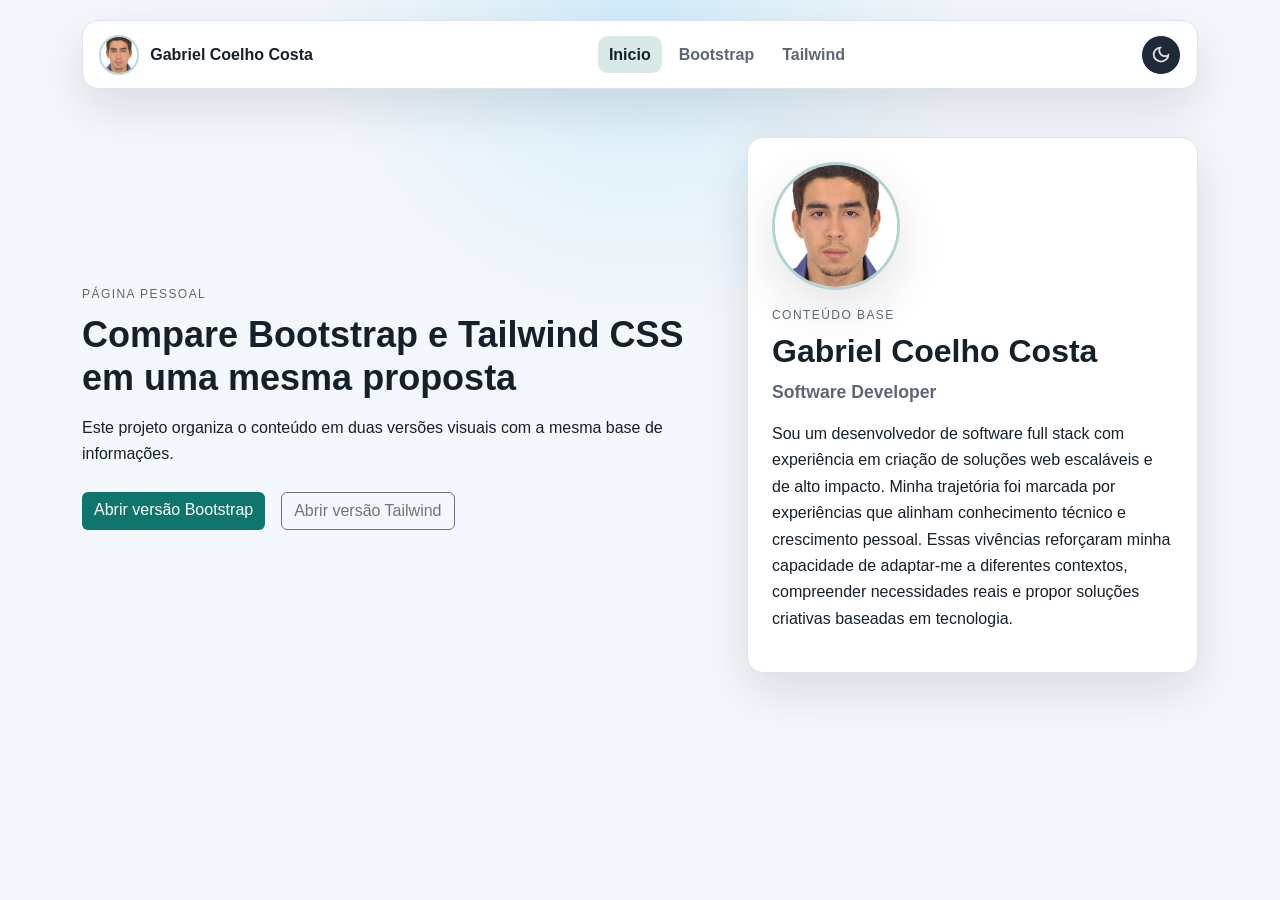
<file: src/index.html>
<!doctype html>
<html lang="pt-BR">
  <head>
    <meta charset="UTF-8" />
    <meta name="viewport" content="width=device-width, initial-scale=1.0" />
    <title>Personal Profile | Gabriel Coelho Costa</title>
    <link
      rel="stylesheet"
      href="https://cdn.jsdelivr.net/npm/bootstrap@5.3.3/dist/css/bootstrap.min.css"
    />
    <link rel="stylesheet" href="css/styles.css" />
    <script defer src="js/profile-data.js"></script>
    <script defer src="js/app.js"></script>
  </head>
  <body>
    <header class="container profile-header">
      <nav class="profile-navbar card-elevated">
        <div class="profile-navbar-start">
          <img
            class="avatar-navbar"
            src="assets/eu.jpg"
            alt="Foto de Gabriel Coelho"
          />
          <a class="profile-navbar-brand" href="index.html"
            >Gabriel Coelho Costa</a
          >
        </div>
        <div class="profile-navbar-links">
          <a class="profile-nav-link active" href="index.html">Inicio</a>
          <a class="profile-nav-link" href="bootstrap.html">Bootstrap</a>
          <a class="profile-nav-link" href="tailwind.html">Tailwind</a>
        </div>
        <button
          class="theme-toggle"
          type="button"
          data-theme-toggle
          aria-label="Ativar tema escuro"
          title="Ativar tema escuro"
        >
          <img
            class="theme-toggle-icon"
            data-theme-icon
            src="assets/dark-mode.svg"
            alt=""
          />
          <span class="sr-only-custom" data-theme-toggle-label
            >Ativar tema escuro</span
          >
        </button>
      </nav>
    </header>

    <main class="container py-5">
      <section class="row justify-content-center align-items-center g-4">
        <div class="col-12 col-lg-7">
          <span class="section-label">Página pessoal</span>
          <h1 class="profile-main-title mt-2">
            Compare Bootstrap e Tailwind CSS em uma mesma proposta
          </h1>
          <p class="profile-body mt-3">
            Este projeto organiza o conteúdo em duas versões visuais com a mesma
            base de informações.
          </p>
          <div class="d-flex flex-wrap gap-3 mt-4">
            <a class="btn btn-primary btn-primary-custom" href="bootstrap.html"
              >Abrir versão Bootstrap</a
            >
            <a class="btn btn-outline-secondary" href="tailwind.html"
              >Abrir versão Tailwind</a
            >
          </div>
        </div>
        <div class="col-12 col-lg-5">
          <article class="card card-elevated p-4 rounded-4">
            <img
              class="avatar-profile"
              src="assets/eu.jpg"
              alt="Foto de Gabriel Coelho"
            />
            <p class="section-label mb-2">Conteúdo base</p>
            <h2 class="profile-name mb-2" data-profile-name></h2>
            <p class="profile-role mb-3" data-profile-title></p>
            <p class="profile-body" data-profile-description></p>
          </article>
        </div>
      </section>
    </main>
  </body>
</html>
</file>
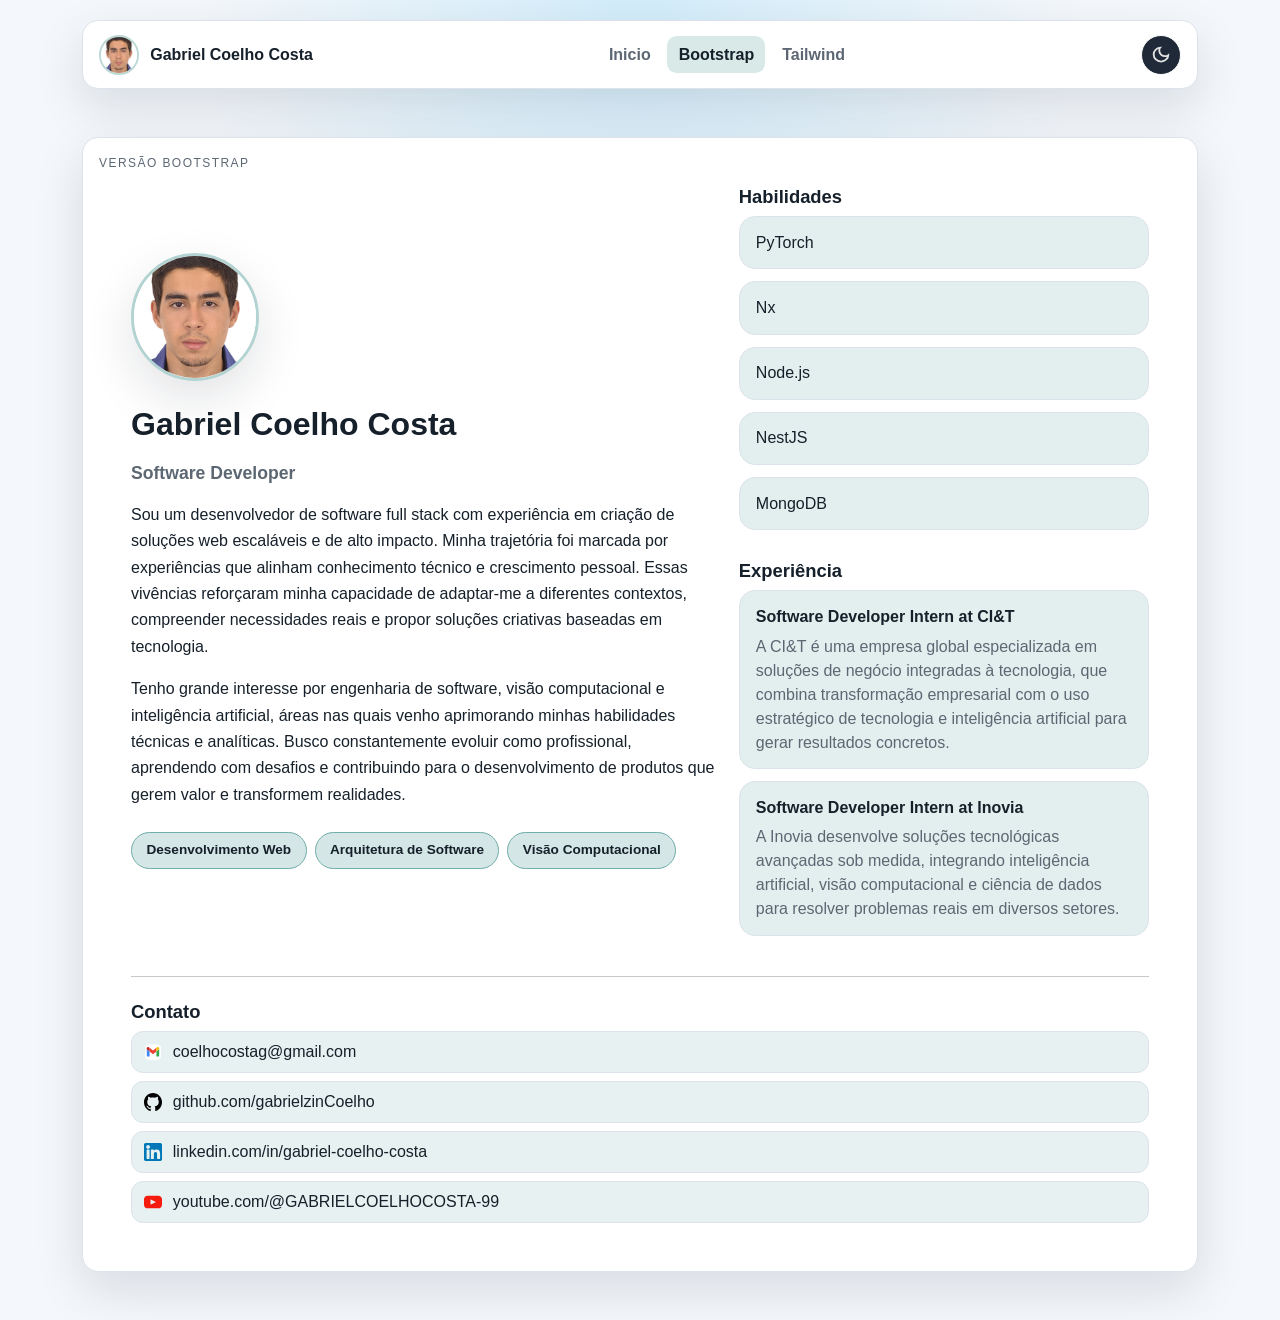
<file: src/bootstrap.html>
<!doctype html>
<html lang="pt-BR">
  <head>
    <meta charset="UTF-8" />
    <meta name="viewport" content="width=device-width, initial-scale=1.0" />
    <title>Personal Profile | Bootstrap</title>
    <link
      rel="stylesheet"
      href="https://cdn.jsdelivr.net/npm/bootstrap@5.3.3/dist/css/bootstrap.min.css"
    />
    <link rel="stylesheet" href="css/styles.css" />
    <script defer src="js/profile-data.js"></script>
    <script defer src="js/app.js"></script>
  </head>
  <body>
    <header class="container profile-header">
      <nav class="profile-navbar card-elevated">
        <div class="profile-navbar-start">
          <img
            class="avatar-navbar"
            src="assets/eu.jpg"
            alt="Foto de Gabriel Coelho"
          />
          <a class="profile-navbar-brand" href="index.html"
            >Gabriel Coelho Costa</a
          >
        </div>
        <div class="profile-navbar-links">
          <a class="profile-nav-link" href="index.html">Inicio</a>
          <a class="profile-nav-link active" href="bootstrap.html">Bootstrap</a>
          <a class="profile-nav-link" href="tailwind.html">Tailwind</a>
        </div>
        <button
          class="theme-toggle"
          type="button"
          data-theme-toggle
          aria-label="Ativar tema escuro"
          title="Ativar tema escuro"
        >
          <img
            class="theme-toggle-icon"
            data-theme-icon
            src="assets/dark-mode.svg"
            alt=""
          />
          <span class="sr-only-custom" data-theme-toggle-label
            >Ativar tema escuro</span
          >
        </button>
      </nav>
    </header>

    <main class="container py-4 py-lg-5">
      <section
        class="card card-elevated rounded-4 p-4 p-lg-5 profile-section-card"
      >
        <span class="section-label section-label-floating"
          >Versão Bootstrap</span
        >
        <div class="row g-4 align-items-center">
          <div class="col-12 col-lg-7">
            <img
              class="avatar-profile"
              src="assets/eu.jpg"
              alt="Foto de Gabriel Coelho"
            />
            <h1 class="profile-name mt-2" data-profile-name></h1>
            <p class="profile-role mt-3" data-profile-title></p>
            <p class="profile-body" data-profile-description></p>
            <p class="profile-body" data-profile-about></p>
            <ul
              class="profile-tags d-flex flex-wrap gap-2 mt-4 p-0"
              data-profile-tags
            ></ul>
          </div>
          <div class="col-12 col-lg-5">
            <div class="card border-0 bg-transparent">
              <div class="card-body p-0">
                <h2 class="profile-section-title">Habilidades</h2>
                <ul
                  class="list-unstyled p-0 mb-4 profile-skills-scroll"
                  data-profile-skills
                ></ul>

                <h2 class="profile-section-title">Experiência</h2>
                <ul class="list-unstyled p-0" data-profile-experience></ul>
              </div>
            </div>
          </div>
        </div>

        <hr class="my-4" />

        <section>
          <h2 class="profile-section-title">Contato</h2>
          <div class="d-flex flex-column gap-2" data-profile-contacts></div>
        </section>
      </section>
    </main>
  </body>
</html>
</file>
<file: src/css/styles.css>
:root {
  --font-family-base: "Nunito Sans", "Segoe UI", sans-serif;
  --font-size-main-title: 2.25rem;
  --font-size-name: 2rem;
  --font-size-role: 1.1rem;
  --font-size-section: 1.15rem;
  --font-size-body: 1rem;
  --bg: #f4f7fb;
  --surface: #ffffff;
  --text: #16202a;
  --muted: #5c6773;
  --primary: #0f766e;
  --primary-contrast: #ffffff;
  --border: #dce3ea;
  --shadow: 0 18px 50px rgba(15, 23, 42, 0.12);
}

:root[data-theme="dark"] {
  --bg: #0f172a;
  --surface: #111827;
  --text: #e5eef7;
  --muted: #94a3b8;
  --primary: #38bdf8;
  --primary-contrast: #08111f;
  --border: #243244;
  --shadow: 0 18px 50px rgba(0, 0, 0, 0.35);
}

html,
body {
  min-height: 100%;
}

body {
  background:
    radial-gradient(circle at top, rgba(56, 189, 248, 0.18), transparent 30%),
    var(--bg);
  color: var(--text);
  font-family: var(--font-family-base);
  font-size: var(--font-size-body);
}

.profile-main-title,
.profile-name,
.profile-role,
.profile-body,
.profile-section-title,
.profile-navbar-brand,
.profile-nav-link,
.profile-list-item,
.profile-tag-item,
.profile-contact-link,
.section-label {
  font-family: var(--font-family-base);
}

.profile-main-title {
  font-size: var(--font-size-main-title);
  font-weight: 800;
  line-height: 1.2;
  color: var(--text);
}

.profile-name {
  font-size: var(--font-size-name);
  font-weight: 800;
  line-height: 1.2;
  color: var(--text);
}

.profile-role {
  font-size: var(--font-size-role);
  font-weight: 600;
  color: var(--muted);
}

.profile-body {
  font-size: var(--font-size-body);
  line-height: 1.65;
  color: var(--text);
}

.profile-section-title {
  font-size: var(--font-size-section);
  font-weight: 700;
  color: var(--text);
}

.profile-header {
  padding-top: 1.25rem;
}

.profile-navbar {
  display: flex;
  align-items: center;
  justify-content: space-between;
  gap: 1rem;
  padding: 0.85rem 1rem;
  border-radius: 1rem;
}

.profile-navbar-start {
  display: flex;
  align-items: center;
  gap: 0.7rem;
}

.profile-navbar-brand {
  color: var(--text);
  font-weight: 700;
  text-decoration: none;
}

.avatar-navbar {
  width: 2.5rem;
  height: 2.5rem;
  border-radius: 999px;
  object-fit: cover;
  border: 2px solid color-mix(in srgb, var(--surface) 72%, var(--primary) 28%);
}

.avatar-profile {
  width: 8rem;
  height: 8rem;
  border-radius: 999px;
  object-fit: cover;
  border: 3px solid color-mix(in srgb, var(--surface) 68%, var(--primary) 32%);
  box-shadow: var(--shadow);
  margin-bottom: 1rem;
}

.profile-navbar-links {
  display: flex;
  align-items: center;
  gap: 0.35rem;
  flex-wrap: wrap;
}

.profile-nav-link {
  color: var(--muted);
  text-decoration: none;
  padding: 0.4rem 0.7rem;
  border-radius: 0.6rem;
  font-weight: 600;
}

.profile-nav-link:hover,
.profile-nav-link.active {
  background: color-mix(in srgb, var(--surface) 84%, var(--primary) 16%);
  color: var(--text);
  opacity: 1;
}

.theme-toggle {
  display: inline-flex;
  align-items: center;
  justify-content: center;
  width: 2.5rem;
  height: 2.5rem;
  border-radius: 999px;
  border: 1px solid color-mix(in srgb, var(--surface) 15%, #ffffff 85%);
  background: #1f2937;
  cursor: pointer;
}

.theme-toggle:hover {
  filter: brightness(1.08);
}

.theme-toggle-icon {
  width: 1.35rem;
  height: 1.35rem;
  display: block;
}

.sr-only-custom {
  position: absolute;
  width: 1px;
  height: 1px;
  padding: 0;
  margin: -1px;
  overflow: hidden;
  clip: rect(0, 0, 0, 0);
  white-space: nowrap;
  border: 0;
}

.card-elevated {
  background: var(--surface);
  border: 1px solid var(--border);
  box-shadow: var(--shadow);
}

.hero-accent {
  color: var(--primary);
}

.text-muted-custom {
  color: var(--muted);
}

.btn-primary-custom {
  background: var(--primary);
  color: var(--primary-contrast);
  border: 0;
}

.btn-primary-custom:hover {
  filter: brightness(0.95);
  color: var(--primary-contrast);
}

.section-label {
  letter-spacing: 0.12em;
  text-transform: uppercase;
  font-size: 0.75rem;
  color: var(--muted);
}

.profile-section-card {
  position: relative;
}

.section-label-floating {
  position: absolute;
  top: 1rem;
  left: 1rem;
}

.profile-list-item {
  list-style: none;
  padding: 0.85rem 1rem;
  margin-bottom: 0.75rem;
  border: 1px solid var(--border);
  border-radius: 1rem;
  background: color-mix(in srgb, var(--surface) 88%, var(--primary) 12%);
  font-size: var(--font-size-body);
  color: var(--text);
}

.profile-list-item:last-child {
  margin-bottom: 0;
}

.profile-list-item p {
  color: var(--muted);
  margin-top: 0.35rem;
}

.profile-skills-scroll {
  max-height: 320px;
  overflow-y: auto;
  padding-right: 0.35rem;
}

.profile-tags {
  list-style: none;
}

.profile-tag-item {
  list-style: none;
  padding: 0.45rem 0.9rem;
  border-radius: 999px;
  font-size: 0.85rem;
  font-weight: 600;
  border: 1px solid color-mix(in srgb, var(--surface) 40%, var(--primary) 60%);
  background: color-mix(in srgb, var(--surface) 82%, var(--primary) 18%);
  color: var(--text);
}

.profile-contact-link {
  display: inline-flex;
  align-items: center;
  gap: 0.65rem;
  text-decoration: none;
  color: var(--text);
  padding: 0.5rem 0.75rem;
  border-radius: 0.75rem;
  border: 1px solid var(--border);
  background: color-mix(in srgb, var(--surface) 90%, var(--primary) 10%);
}

.profile-contact-link:hover {
  color: var(--text);
  opacity: 1;
  background: color-mix(in srgb, var(--surface) 82%, var(--primary) 18%);
}

.profile-contact-icon {
  width: 1.15rem;
  height: 1.15rem;
  display: block;
}

a {
  color: var(--primary);
}

a:hover {
  color: var(--primary);
  opacity: 0.88;
}

@media (max-width: 768px) {
  :root {
    --font-size-main-title: 1.85rem;
    --font-size-name: 1.65rem;
    --font-size-role: 1rem;
    --font-size-section: 1.05rem;
  }

  .profile-navbar {
    flex-wrap: wrap;
  }

  .avatar-navbar {
    width: 2.15rem;
    height: 2.15rem;
  }

  .avatar-profile {
    width: 6.5rem;
    height: 6.5rem;
  }

  .profile-navbar-links {
    order: 3;
    width: 100%;
  }
}
</file>
